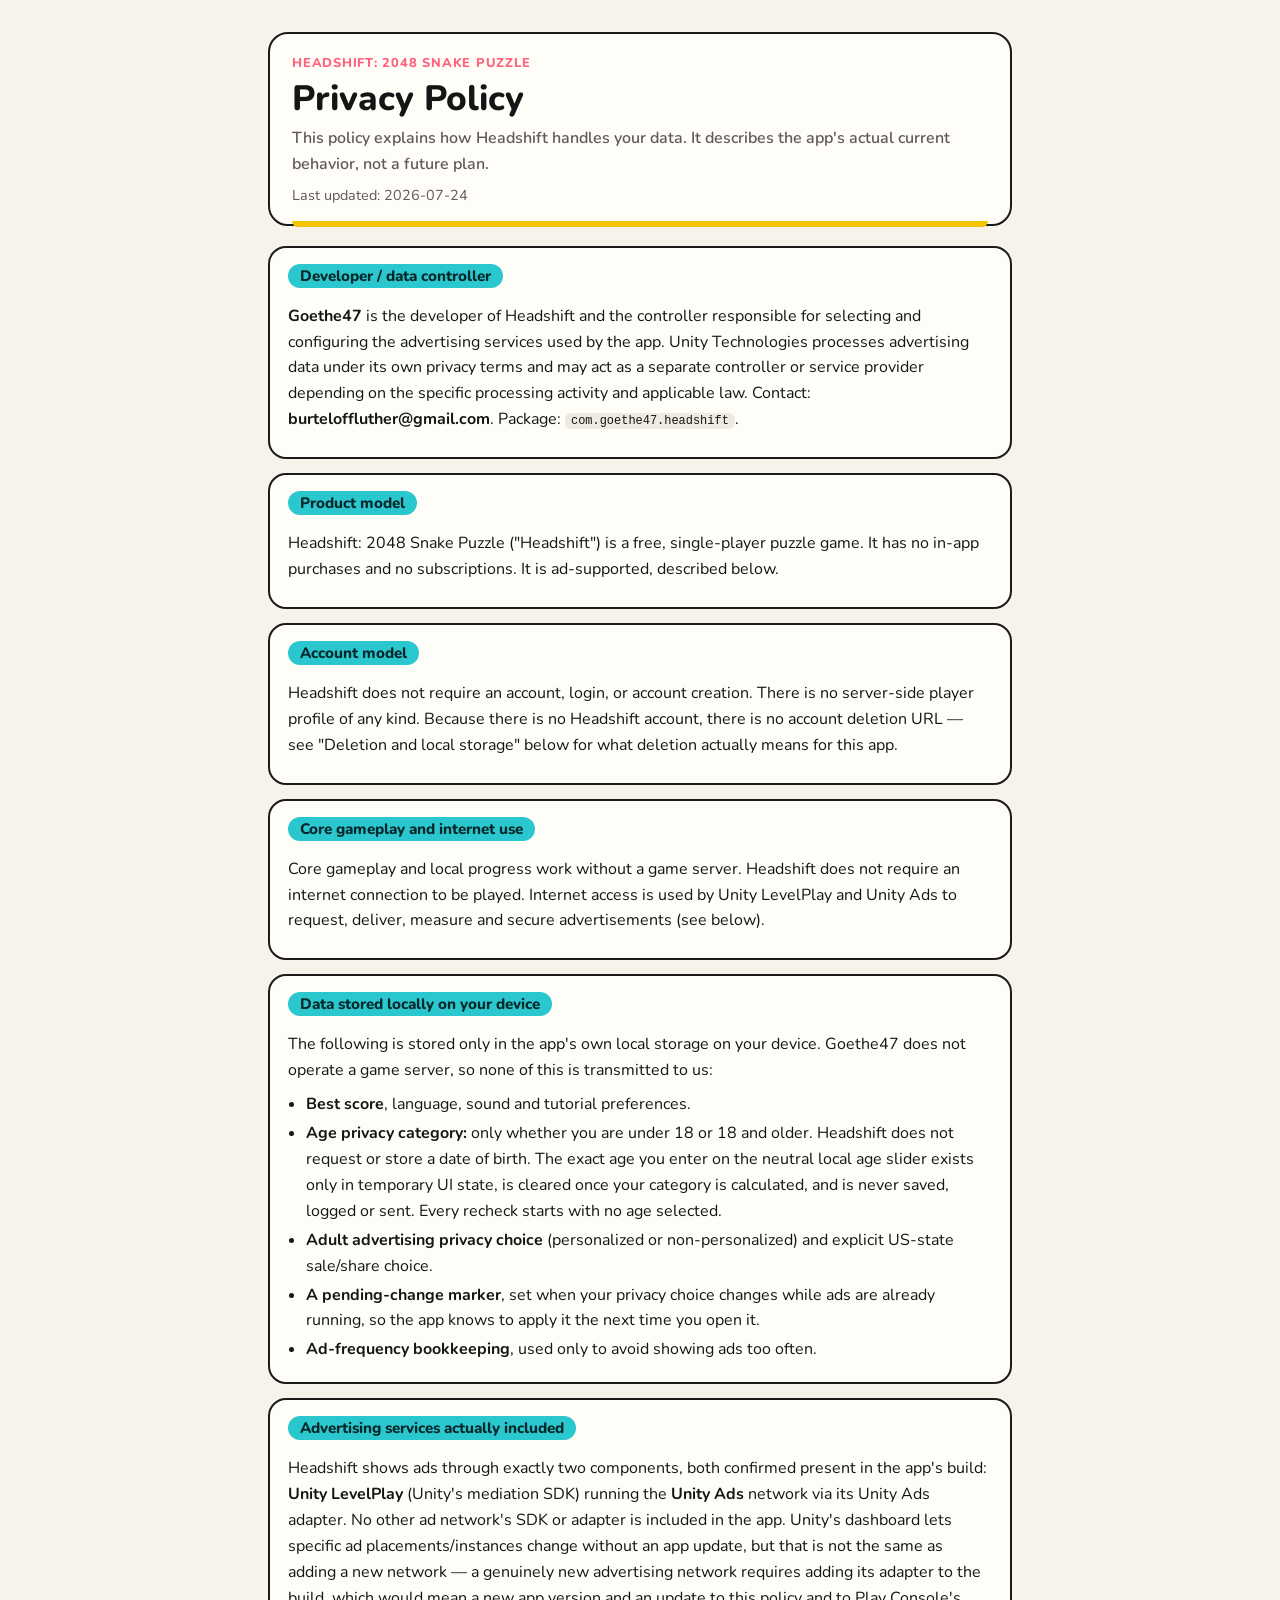
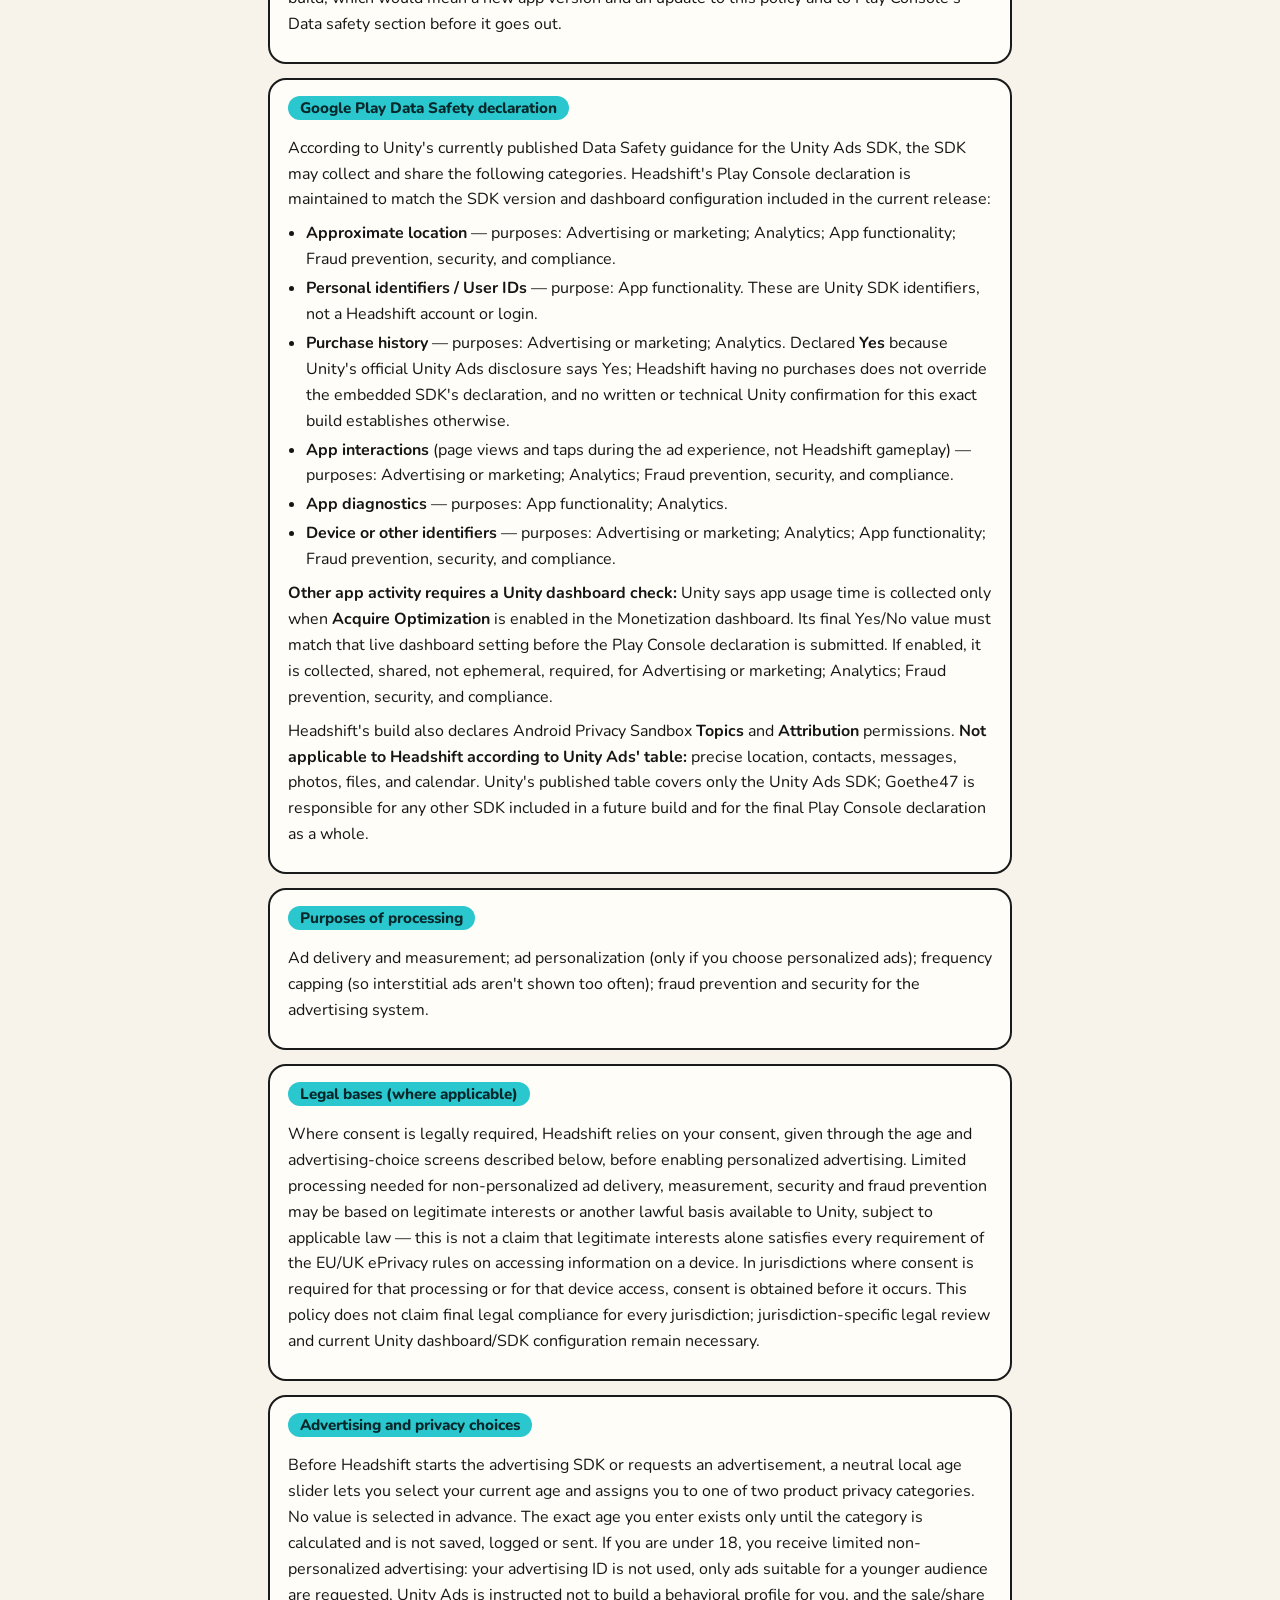
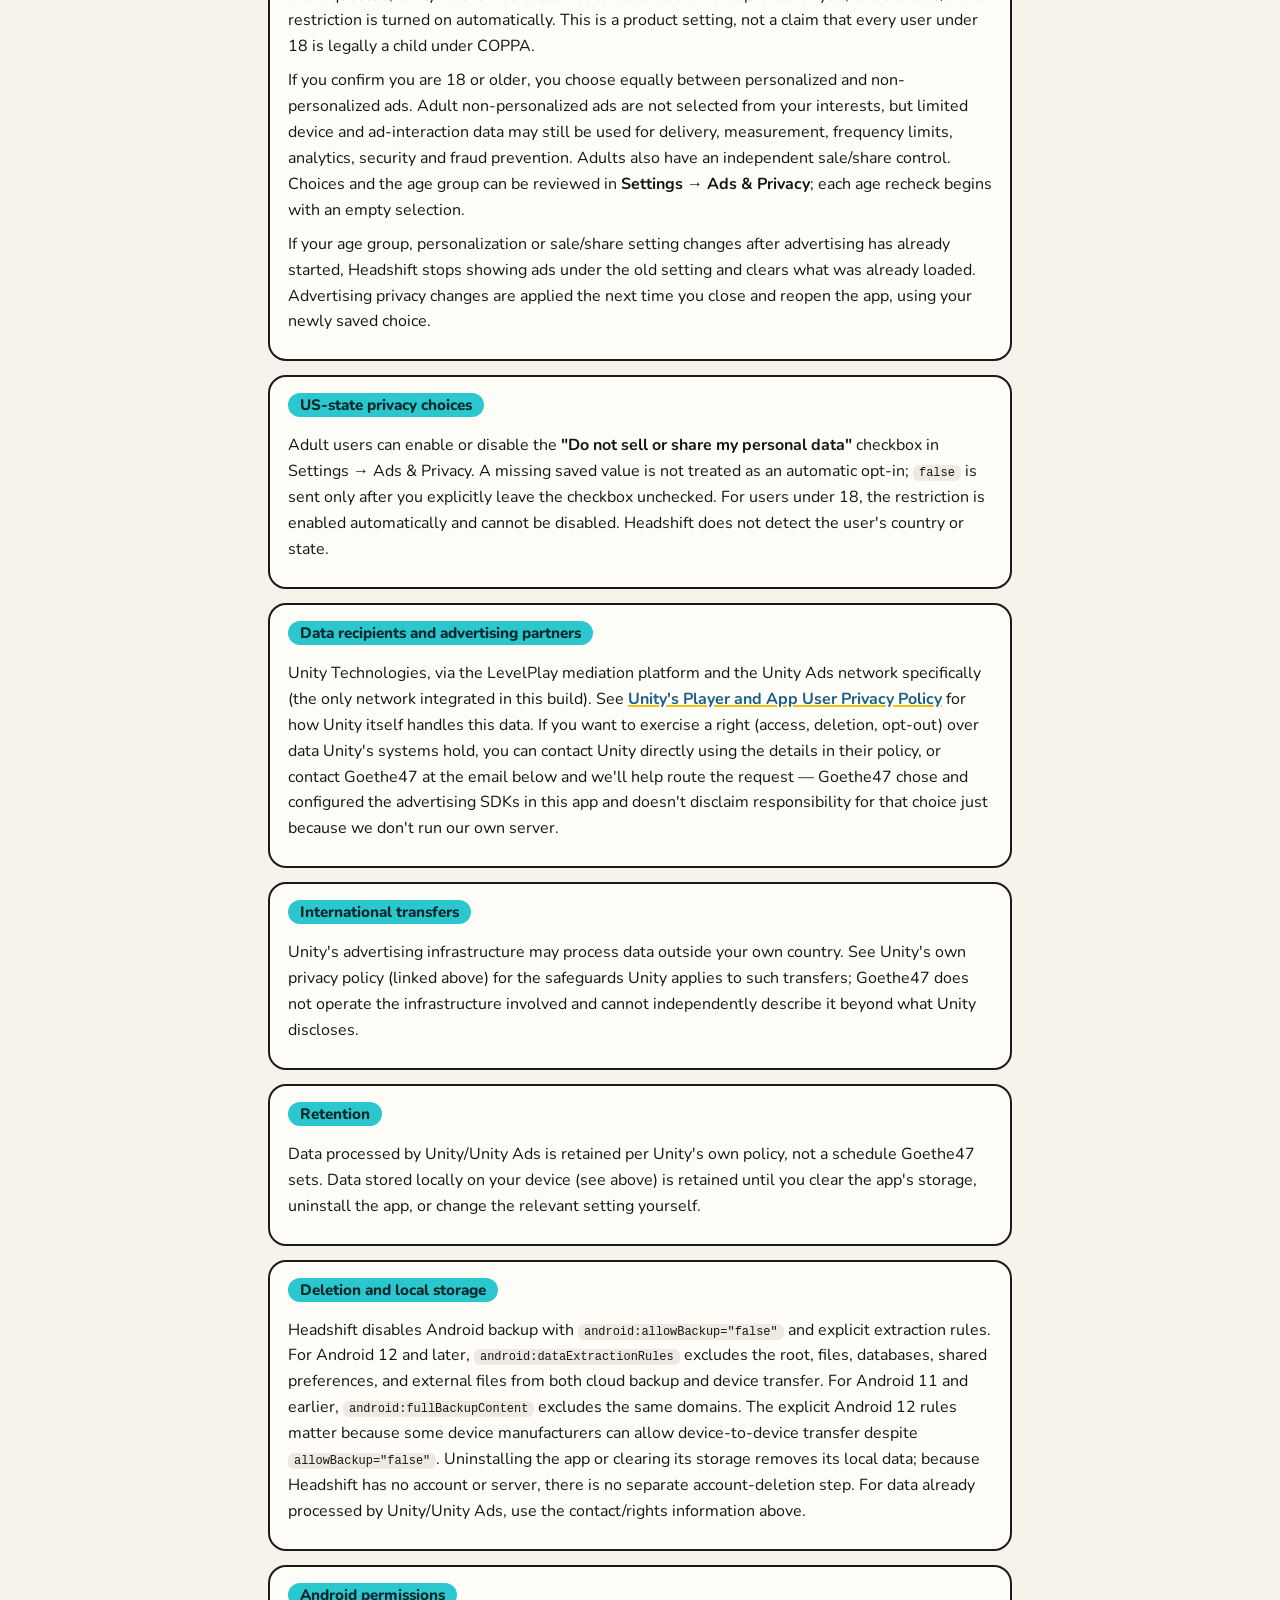
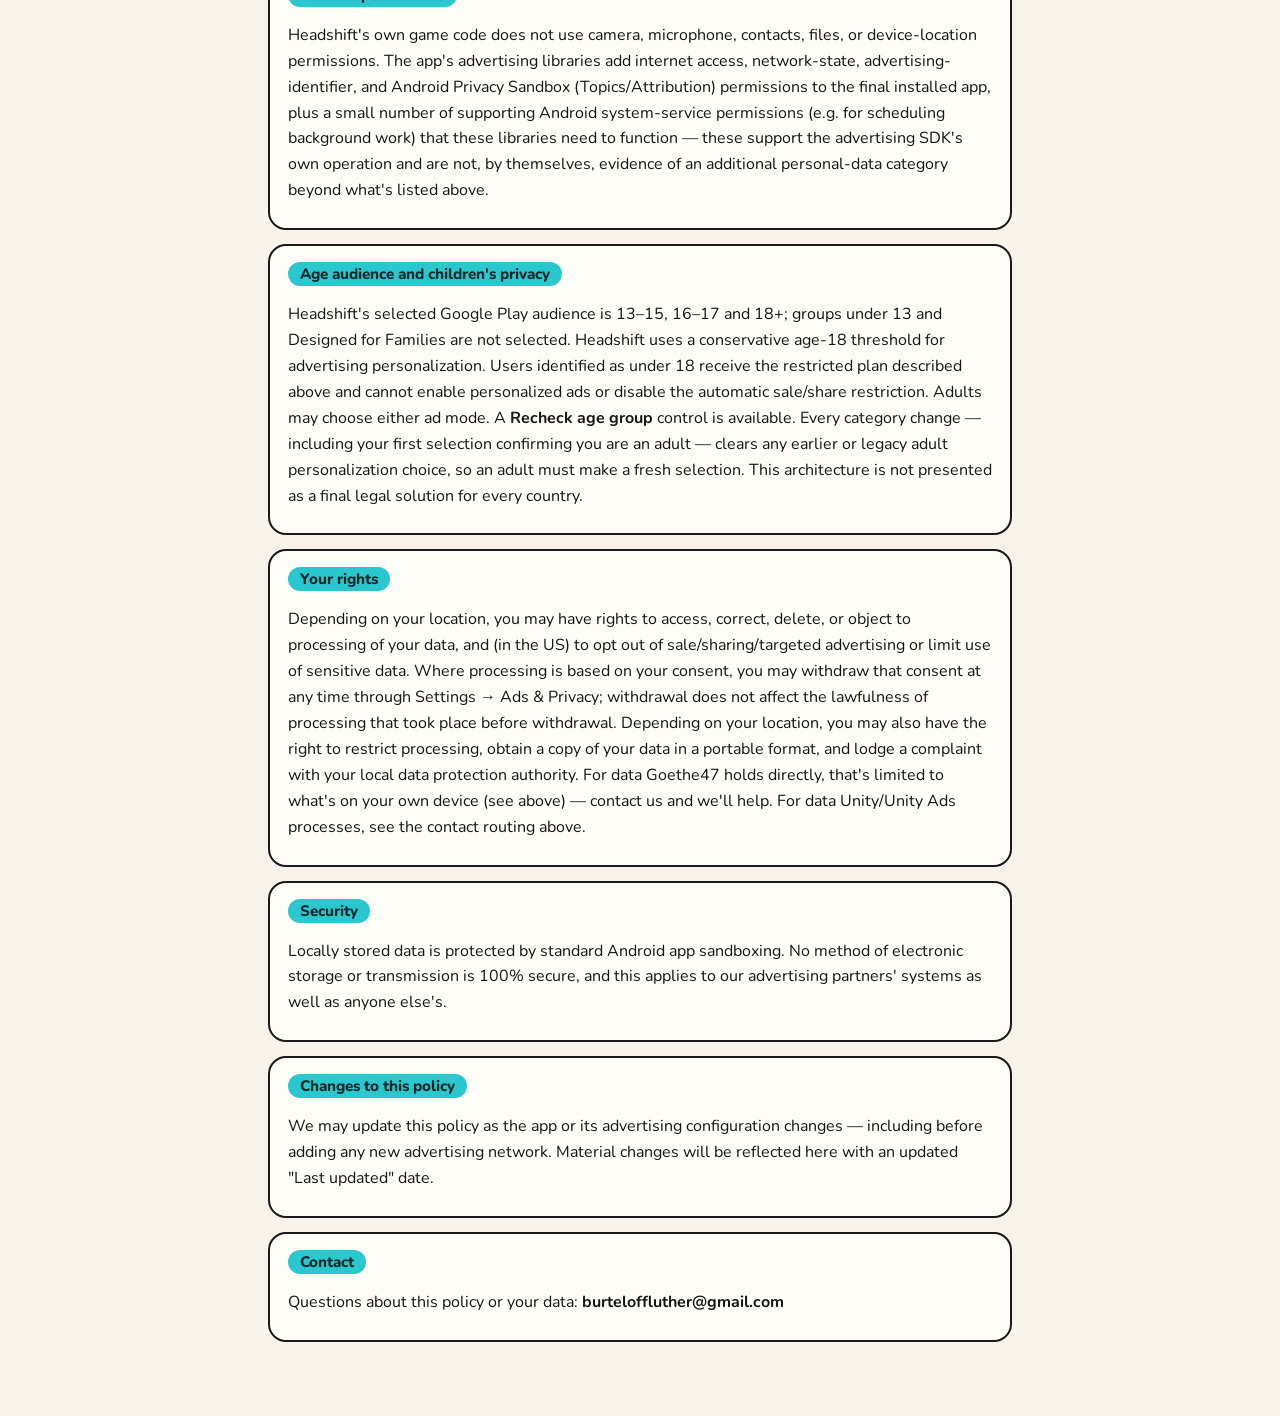
<file: index.html>
<!doctype html>
<html lang="en">
<head>
  <meta charset="utf-8" />
  <meta name="viewport" content="width=device-width,initial-scale=1" />
  <title>Headshift Privacy Policy</title>
  <link rel="stylesheet" href="styles.css" />
</head>
<body>
  <main class="container">
    <header class="page-header">
      <p class="eyebrow">Headshift: 2048 Snake Puzzle</p>
      <h1>Privacy Policy</h1>
      <p class="lead">This policy explains how Headshift handles your data. It describes the app's actual current behavior, not a future plan.</p>
      <p class="meta">Last updated: 2026-07-24</p>
    </header>

    <section><h2>Developer / data controller</h2><p><strong>Goethe47</strong> is the developer of Headshift and the controller responsible for selecting and configuring the advertising services used by the app. Unity Technologies processes advertising data under its own privacy terms and may act as a separate controller or service provider depending on the specific processing activity and applicable law. Contact: <strong>burteloffluther@gmail.com</strong>. Package: <code>com.goethe47.headshift</code>.</p></section>

    <section><h2>Product model</h2><p>Headshift: 2048 Snake Puzzle ("Headshift") is a free, single-player puzzle game. It has no in-app purchases and no subscriptions. It is ad-supported, described below.</p></section>

    <section><h2>Account model</h2><p>Headshift does not require an account, login, or account creation. There is no server-side player profile of any kind. Because there is no Headshift account, there is no account deletion URL — see "Deletion and local storage" below for what deletion actually means for this app.</p></section>

    <section><h2>Core gameplay and internet use</h2><p>Core gameplay and local progress work without a game server. Headshift does not require an internet connection to be played. Internet access is used by Unity LevelPlay and Unity Ads to request, deliver, measure and secure advertisements (see below).</p></section>

    <section><h2>Data stored locally on your device</h2><p>The following is stored only in the app's own local storage on your device. Goethe47 does not operate a game server, so none of this is transmitted to us:</p><ul><li><strong>Best score</strong>, language, sound and tutorial preferences.</li><li><strong>Age privacy category:</strong> only whether you are under 18 or 18 and older. Headshift does not request or store a date of birth. The exact age you enter on the neutral local age slider exists only in temporary UI state, is cleared once your category is calculated, and is never saved, logged or sent. Every recheck starts with no age selected.</li><li><strong>Adult advertising privacy choice</strong> (personalized or non-personalized) and explicit US-state sale/share choice.</li><li><strong>A pending-change marker</strong>, set when your privacy choice changes while ads are already running, so the app knows to apply it the next time you open it.</li><li><strong>Ad-frequency bookkeeping</strong>, used only to avoid showing ads too often.</li></ul></section>

    <section><h2>Advertising services actually included</h2><p>Headshift shows ads through exactly two components, both confirmed present in the app's build: <strong>Unity LevelPlay</strong> (Unity's mediation SDK) running the <strong>Unity Ads</strong> network via its Unity Ads adapter. No other ad network's SDK or adapter is included in the app. Unity's dashboard lets specific ad placements/instances change without an app update, but that is not the same as adding a new network — a genuinely new advertising network requires adding its adapter to the build, which would mean a new app version and an update to this policy and to Play Console's Data safety section before it goes out.</p></section>

    <section><h2>Google Play Data Safety declaration</h2><p>According to Unity's currently published Data Safety guidance for the Unity Ads SDK, the SDK may collect and share the following categories. Headshift's Play Console declaration is maintained to match the SDK version and dashboard configuration included in the current release:</p><ul><li><strong>Approximate location</strong> — purposes: Advertising or marketing; Analytics; App functionality; Fraud prevention, security, and compliance.</li><li><strong>Personal identifiers / User IDs</strong> — purpose: App functionality. These are Unity SDK identifiers, not a Headshift account or login.</li><li><strong>Purchase history</strong> — purposes: Advertising or marketing; Analytics. Declared <strong>Yes</strong> because Unity's official Unity Ads disclosure says Yes; Headshift having no purchases does not override the embedded SDK's declaration, and no written or technical Unity confirmation for this exact build establishes otherwise.</li><li><strong>App interactions</strong> (page views and taps during the ad experience, not Headshift gameplay) — purposes: Advertising or marketing; Analytics; Fraud prevention, security, and compliance.</li><li><strong>App diagnostics</strong> — purposes: App functionality; Analytics.</li><li><strong>Device or other identifiers</strong> — purposes: Advertising or marketing; Analytics; App functionality; Fraud prevention, security, and compliance.</li></ul><p><strong>Other app activity requires a Unity dashboard check:</strong> Unity says app usage time is collected only when <strong>Acquire Optimization</strong> is enabled in the Monetization dashboard. Its final Yes/No value must match that live dashboard setting before the Play Console declaration is submitted. If enabled, it is collected, shared, not ephemeral, required, for Advertising or marketing; Analytics; Fraud prevention, security, and compliance.</p><p>Headshift's build also declares Android Privacy Sandbox <strong>Topics</strong> and <strong>Attribution</strong> permissions. <strong>Not applicable to Headshift according to Unity Ads' table:</strong> precise location, contacts, messages, photos, files, and calendar. Unity's published table covers only the Unity Ads SDK; Goethe47 is responsible for any other SDK included in a future build and for the final Play Console declaration as a whole.</p></section>

    <section><h2>Purposes of processing</h2><p>Ad delivery and measurement; ad personalization (only if you choose personalized ads); frequency capping (so interstitial ads aren't shown too often); fraud prevention and security for the advertising system.</p></section>

    <section><h2>Legal bases (where applicable)</h2><p>Where consent is legally required, Headshift relies on your consent, given through the age and advertising-choice screens described below, before enabling personalized advertising. Limited processing needed for non-personalized ad delivery, measurement, security and fraud prevention may be based on legitimate interests or another lawful basis available to Unity, subject to applicable law — this is not a claim that legitimate interests alone satisfies every requirement of the EU/UK ePrivacy rules on accessing information on a device. In jurisdictions where consent is required for that processing or for that device access, consent is obtained before it occurs. This policy does not claim final legal compliance for every jurisdiction; jurisdiction-specific legal review and current Unity dashboard/SDK configuration remain necessary.</p></section>

    <section><h2>Advertising and privacy choices</h2><p>Before Headshift starts the advertising SDK or requests an advertisement, a neutral local age slider lets you select your current age and assigns you to one of two product privacy categories. No value is selected in advance. The exact age you enter exists only until the category is calculated and is not saved, logged or sent. If you are under 18, you receive limited non-personalized advertising: your advertising ID is not used, only ads suitable for a younger audience are requested, Unity Ads is instructed not to build a behavioral profile for you, and the sale/share restriction is turned on automatically. This is a product setting, not a claim that every user under 18 is legally a child under COPPA.</p><p>If you confirm you are 18 or older, you choose equally between personalized and non-personalized ads. Adult non-personalized ads are not selected from your interests, but limited device and ad-interaction data may still be used for delivery, measurement, frequency limits, analytics, security and fraud prevention. Adults also have an independent sale/share control. Choices and the age group can be reviewed in <strong>Settings → Ads &amp; Privacy</strong>; each age recheck begins with an empty selection.</p><p>If your age group, personalization or sale/share setting changes after advertising has already started, Headshift stops showing ads under the old setting and clears what was already loaded. Advertising privacy changes are applied the next time you close and reopen the app, using your newly saved choice.</p></section>

    <section><h2>US-state privacy choices</h2><p>Adult users can enable or disable the <strong>"Do not sell or share my personal data"</strong> checkbox in Settings → Ads &amp; Privacy. A missing saved value is not treated as an automatic opt-in; <code>false</code> is sent only after you explicitly leave the checkbox unchecked. For users under 18, the restriction is enabled automatically and cannot be disabled. Headshift does not detect the user's country or state.</p></section>

    <section><h2>Data recipients and advertising partners</h2><p>Unity Technologies, via the LevelPlay mediation platform and the Unity Ads network specifically (the only network integrated in this build). See <a href="https://unity.com/legal/game-player-and-app-user-privacy-policy" target="_blank" rel="noopener">Unity's Player and App User Privacy Policy</a> for how Unity itself handles this data. If you want to exercise a right (access, deletion, opt-out) over data Unity's systems hold, you can contact Unity directly using the details in their policy, or contact Goethe47 at the email below and we'll help route the request — Goethe47 chose and configured the advertising SDKs in this app and doesn't disclaim responsibility for that choice just because we don't run our own server.</p></section>

    <section><h2>International transfers</h2><p>Unity's advertising infrastructure may process data outside your own country. See Unity's own privacy policy (linked above) for the safeguards Unity applies to such transfers; Goethe47 does not operate the infrastructure involved and cannot independently describe it beyond what Unity discloses.</p></section>

    <section><h2>Retention</h2><p>Data processed by Unity/Unity Ads is retained per Unity's own policy, not a schedule Goethe47 sets. Data stored locally on your device (see above) is retained until you clear the app's storage, uninstall the app, or change the relevant setting yourself.</p></section>

    <section><h2>Deletion and local storage</h2><p>Headshift disables Android backup with <code>android:allowBackup="false"</code> and explicit extraction rules. For Android 12 and later, <code>android:dataExtractionRules</code> excludes the root, files, databases, shared preferences, and external files from both cloud backup and device transfer. For Android 11 and earlier, <code>android:fullBackupContent</code> excludes the same domains. The explicit Android 12 rules matter because some device manufacturers can allow device-to-device transfer despite <code>allowBackup="false"</code>. Uninstalling the app or clearing its storage removes its local data; because Headshift has no account or server, there is no separate account-deletion step. For data already processed by Unity/Unity Ads, use the contact/rights information above.</p></section>

    <section><h2>Android permissions</h2><p>Headshift's own game code does not use camera, microphone, contacts, files, or device-location permissions. The app's advertising libraries add internet access, network-state, advertising-identifier, and Android Privacy Sandbox (Topics/Attribution) permissions to the final installed app, plus a small number of supporting Android system-service permissions (e.g. for scheduling background work) that these libraries need to function — these support the advertising SDK's own operation and are not, by themselves, evidence of an additional personal-data category beyond what's listed above.</p></section>

    <section><h2>Age audience and children's privacy</h2><p>Headshift's selected Google Play audience is 13–15, 16–17 and 18+; groups under 13 and Designed for Families are not selected. Headshift uses a conservative age-18 threshold for advertising personalization. Users identified as under 18 receive the restricted plan described above and cannot enable personalized ads or disable the automatic sale/share restriction. Adults may choose either ad mode. A <strong>Recheck age group</strong> control is available. Every category change — including your first selection confirming you are an adult — clears any earlier or legacy adult personalization choice, so an adult must make a fresh selection. This architecture is not presented as a final legal solution for every country.</p></section>

    <section><h2>Your rights</h2><p>Depending on your location, you may have rights to access, correct, delete, or object to processing of your data, and (in the US) to opt out of sale/sharing/targeted advertising or limit use of sensitive data. Where processing is based on your consent, you may withdraw that consent at any time through Settings → Ads &amp; Privacy; withdrawal does not affect the lawfulness of processing that took place before withdrawal. Depending on your location, you may also have the right to restrict processing, obtain a copy of your data in a portable format, and lodge a complaint with your local data protection authority. For data Goethe47 holds directly, that's limited to what's on your own device (see above) — contact us and we'll help. For data Unity/Unity Ads processes, see the contact routing above.</p></section>

    <section><h2>Security</h2><p>Locally stored data is protected by standard Android app sandboxing. No method of electronic storage or transmission is 100% secure, and this applies to our advertising partners' systems as well as anyone else's.</p></section>

    <section><h2>Changes to this policy</h2><p>We may update this policy as the app or its advertising configuration changes — including before adding any new advertising network. Material changes will be reflected here with an updated "Last updated" date.</p></section>

    <section><h2>Contact</h2><p>Questions about this policy or your data: <strong>burteloffluther@gmail.com</strong></p></section>
  </main>
</body>
</html>
</file>
<file: styles.css>
@import url("https://fonts.googleapis.com/css2?family=Nunito:wght@400;600;700;800&display=swap");

:root {
  --bg: #f7f3ea;
  --card: #fffdf8;
  --ink: #151515;
  --muted: #5e5a55;
  --border: #1a1a1a;
  --coral: #ff617a;
  --teal: #2bc7cf;
  --gold: #f5c400;
}

* { box-sizing: border-box; }

body {
  margin: 0;
  font-family: "Nunito", "Segoe UI", sans-serif;
  color: var(--ink);
  line-height: 1.62;
  background: var(--bg);
}

.container {
  max-width: 780px;
  margin: 0 auto;
  padding: 32px 18px 60px;
}

.page-header {
  margin-bottom: 20px;
  background: var(--card);
  border: 2px solid var(--border);
  border-radius: 20px;
  padding: 20px 22px 16px;
  position: relative;
}

.page-header::after {
  content: "";
  position: absolute;
  left: 22px;
  right: 22px;
  bottom: -3px;
  height: 6px;
  border-radius: 0 0 12px 12px;
  background: var(--gold);
}

.eyebrow {
  margin: 0 0 6px;
  color: var(--coral);
  font: 800 0.8rem "Nunito", sans-serif;
  letter-spacing: 0.06em;
  text-transform: uppercase;
}

h1 {
  margin: 0 0 8px;
  font: 800 clamp(1.7rem, 1.45rem + 1.1vw, 2.2rem) "Nunito", sans-serif;
  line-height: 1.15;
}

.lead { margin: 0 0 6px; color: var(--muted); font-weight: 600; }

.meta { margin: 0; color: var(--muted); font-size: 0.9rem; }

section {
  margin-bottom: 14px;
  padding: 16px 18px;
  border-radius: 18px;
  border: 2px solid var(--border);
  background: var(--card);
}

section h2 {
  margin: 0 0 8px;
  display: inline-block;
  padding: 2px 12px;
  border-radius: 999px;
  background: var(--teal);
  color: #06282a;
  font: 800 0.95rem "Nunito", sans-serif;
}

section p, section li { color: var(--ink); }

section p { margin: 8px 0; }

ul { margin: 8px 0 0 18px; padding: 0; }

li { margin: 3px 0; }

code {
  background: #efeae1;
  border-radius: 6px;
  padding: 1px 6px;
  font-size: 0.92em;
}

a {
  color: #1a5f8a;
  font-weight: 700;
  text-decoration: underline;
  text-decoration-color: var(--gold);
  text-decoration-thickness: 2px;
}

.footer { color: var(--muted); font-size: 0.9rem; text-align: center; }

@media (max-width: 640px) {
  .container { padding: 22px 12px 40px; }
}

@media (prefers-reduced-motion: reduce) {
  *,
  *::before,
  *::after {
    animation-duration: 0.01ms !important;
    animation-iteration-count: 1 !important;
    transition-duration: 0.01ms !important;
    scroll-behavior: auto !important;
  }
}
</file>
